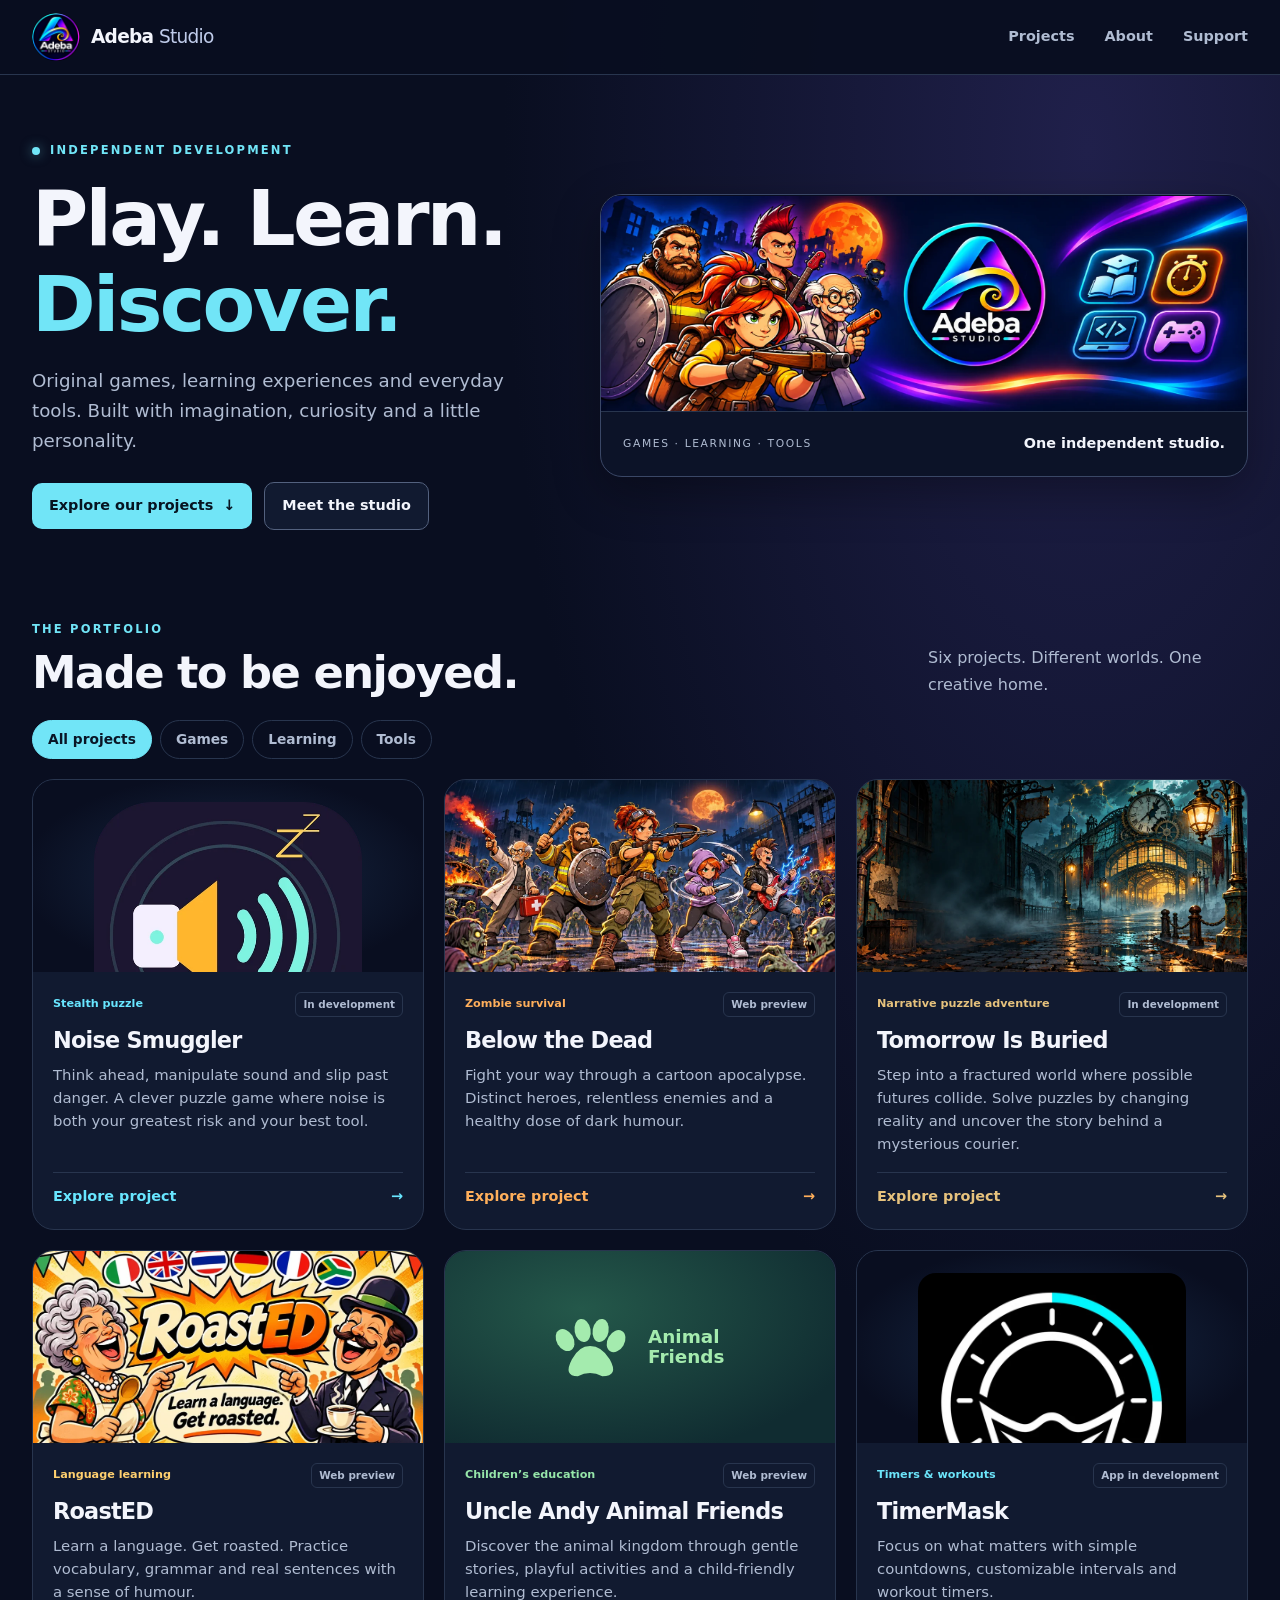
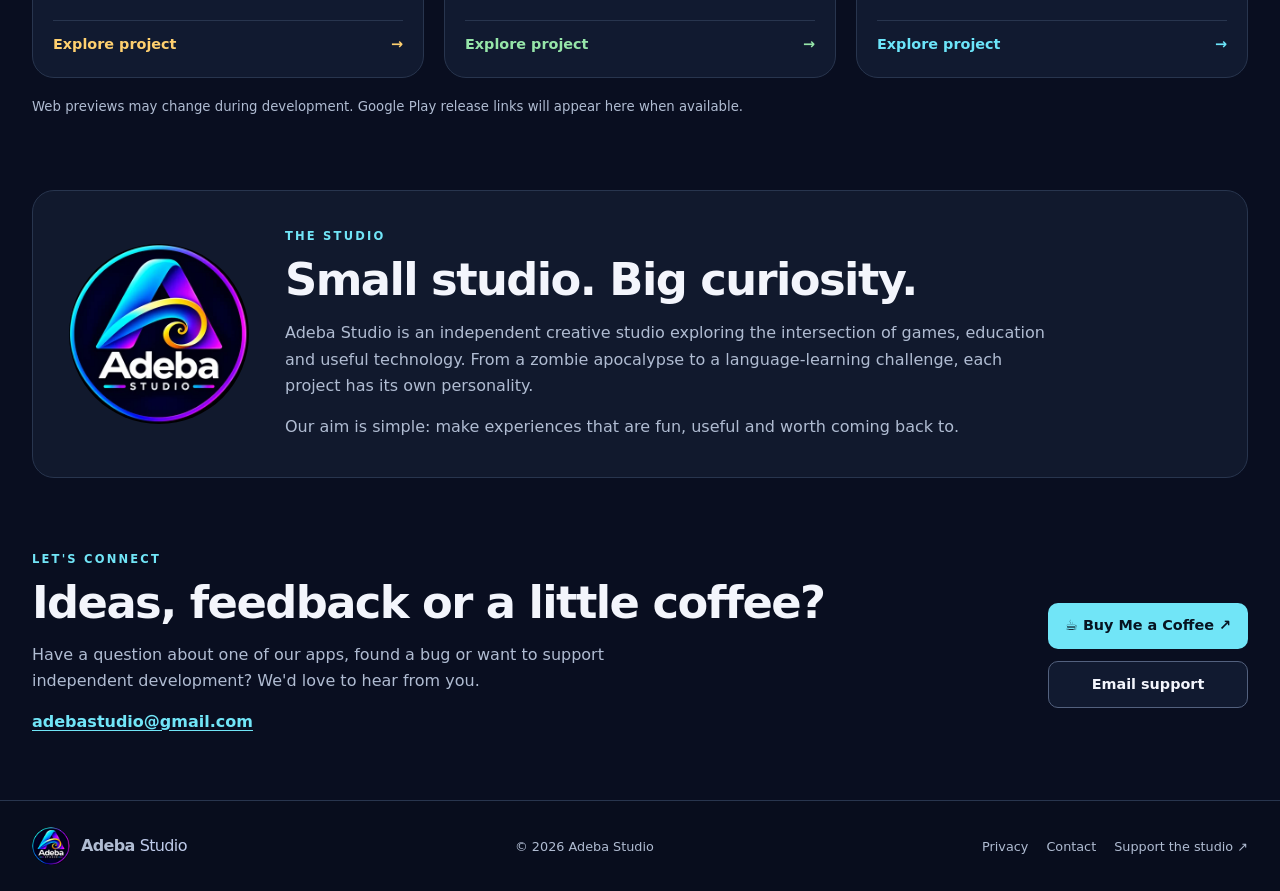
<file: index.html>
<!doctype html><html lang="en"><head><meta charset="utf-8"><meta name="viewport" content="width=device-width,initial-scale=1"><meta name="theme-color" content="#090e20"><title>Adeba Studio — Independent games, learning &amp; tools</title><meta name="description" content="Discover Adeba Studio’s original indie games, language learning, children’s education and timer apps."><meta property="og:type" content="website"><meta property="og:title" content="Adeba Studio — Independent games, learning &amp; tools"><meta property="og:description" content="Discover Adeba Studio’s original indie games, language learning, children’s education and timer apps."><meta property="og:image" content="https://aderoasted.github.io/assets/studio-banner.webp"><link rel="icon" href="assets/favicon.png" type="image/png"><link rel="stylesheet" href="style.css"></head><body><a class="skip" href="#main">Skip to content</a><header class="site-header"><div class="wrap header-inner"><a class="brand" href="index.html" aria-label="Adeba Studio home"><img src="assets/studio-logo.webp" alt="" width="48" height="48"><span>Adeba <b>Studio</b></span></a><nav aria-label="Main navigation"><a href="#projects">Projects</a><a href="#about">About</a><a href="#support">Support</a></nav></div></header><main id="main"><section class="hero wrap"><div class="hero-text"><p class="eyebrow"><span></span> INDEPENDENT DEVELOPMENT</p><h1>Play. Learn.<br><em>Discover.</em></h1><p>Original games, learning experiences and everyday tools. Built with imagination, curiosity and a little personality.</p><div class="actions"><a class="button primary" href="#projects">Explore our projects <span aria-hidden="true">↓</span></a><a class="button secondary" href="#about">Meet the studio</a></div></div><div class="hero-art"><img src="assets/studio-banner.webp" alt="Adeba Studio banner featuring our game characters and app symbols" width="1800" height="599" fetchpriority="high"><div class="hero-label"><span>GAMES · LEARNING · TOOLS</span><b>One independent studio.</b></div></div></section><section id="projects" class="wrap section"><div class="section-heading"><div><p class="eyebrow">THE PORTFOLIO</p><h2>Made to be enjoyed.</h2></div><p>Six projects. Different worlds. One creative home.</p></div><div class="filters" role="group" aria-label="Filter projects" hidden><button aria-pressed="true" data-filter="All">All projects</button><button aria-pressed="false" data-filter="Games">Games</button><button aria-pressed="false" data-filter="Learning">Learning</button><button aria-pressed="false" data-filter="Tools">Tools</button></div><div class="projects"><article class="project" style="--accent:#68e6ff" data-category="Games"><div class="project-art icon"><img src="assets/noise-preview.webp" alt="Noise Smuggler artwork" loading="lazy" decoding="async"></div><div class="project-content"><div class="meta"><span>Stealth puzzle</span><span class="status">In development</span></div><h3><a href="noise-smuggler.html">Noise Smuggler</a></h3><p>Think ahead, manipulate sound and slip past danger. A clever puzzle game where noise is both your greatest risk and your best tool.</p><a class="text-link" href="noise-smuggler.html" aria-label="Explore Noise Smuggler">Explore project <span aria-hidden="true">→</span></a></div></article><article class="project" style="--accent:#ffaf5b" data-category="Games"><div class="project-art wide"><img src="assets/below.webp" alt="Below the Dead artwork" loading="lazy" decoding="async"></div><div class="project-content"><div class="meta"><span>Zombie survival</span><span class="status">Web preview</span></div><h3><a href="below-the-dead.html">Below the Dead</a></h3><p>Fight your way through a cartoon apocalypse. Distinct heroes, relentless enemies and a healthy dose of dark humour.</p><a class="text-link" href="below-the-dead.html" aria-label="Explore Below the Dead">Explore project <span aria-hidden="true">→</span></a></div></article><article class="project" style="--accent:#e6c27d" data-category="Games"><div class="project-art wide"><img src="assets/tomorrow.webp" alt="Tomorrow Is Buried artwork" loading="lazy" decoding="async"></div><div class="project-content"><div class="meta"><span>Narrative puzzle adventure</span><span class="status">In development</span></div><h3><a href="tomorrow-is-buried.html">Tomorrow Is Buried</a></h3><p>Step into a fractured world where possible futures collide. Solve puzzles by changing reality and uncover the story behind a mysterious courier.</p><a class="text-link" href="tomorrow-is-buried.html" aria-label="Explore Tomorrow Is Buried">Explore project <span aria-hidden="true">→</span></a></div></article><article class="project" style="--accent:#ffd06f" data-category="Learning"><div class="project-art wide"><img src="assets/roasted.webp" alt="RoastED artwork" loading="lazy" decoding="async"></div><div class="project-content"><div class="meta"><span>Language learning</span><span class="status">Web preview</span></div><h3><a href="roasted.html">RoastED</a></h3><p>Learn a language. Get roasted. Practice vocabulary, grammar and real sentences with a sense of humour.</p><a class="text-link" href="roasted.html" aria-label="Explore RoastED">Explore project <span aria-hidden="true">→</span></a></div></article><article class="project" style="--accent:#96e6a9" data-category="Learning"><div class="project-art animal"><svg viewBox="0 0 160 120" aria-hidden="true"><g fill="currentColor"><ellipse cx="34" cy="46" rx="16" ry="22" transform="rotate(-30 34 46)"/><ellipse cx="67" cy="28" rx="15" ry="22" transform="rotate(-10 67 28)"/><ellipse cx="101" cy="28" rx="15" ry="22" transform="rotate(10 101 28)"/><ellipse cx="130" cy="48" rx="16" ry="22" transform="rotate(30 130 48)"/><path d="M47 82Q60 57 81 57Q103 57 118 82Q136 114 104 114Q81 102 58 114Q30 114 47 82Z"/></g></svg><span>Animal Friends</span></div><div class="project-content"><div class="meta"><span>Children’s education</span><span class="status">Web preview</span></div><h3><a href="uncle-andy-animal-friends.html">Uncle Andy Animal Friends</a></h3><p>Discover the animal kingdom through gentle stories, playful activities and a child-friendly learning experience.</p><a class="text-link" href="uncle-andy-animal-friends.html" aria-label="Explore Uncle Andy Animal Friends">Explore project <span aria-hidden="true">→</span></a></div></article><article class="project" style="--accent:#6ce5fa" data-category="Tools"><div class="project-art icon"><img src="assets/timer.webp" alt="TimerMask artwork" loading="lazy" decoding="async"></div><div class="project-content"><div class="meta"><span>Timers & workouts</span><span class="status">App in development</span></div><h3><a href="timermask.html">TimerMask</a></h3><p>Focus on what matters with simple countdowns, customizable intervals and workout timers.</p><a class="text-link" href="timermask.html" aria-label="Explore TimerMask">Explore project <span aria-hidden="true">→</span></a></div></article></div><p class="quiet">Web previews may change during development. Google Play release links will appear here when available.</p></section><section id="about" class="wrap section"><div class="about-panel"><img src="assets/studio-logo.webp" alt="Adeba Studio emblem" width="400" height="400" loading="lazy"><div><p class="eyebrow">THE STUDIO</p><h2>Small studio. Big curiosity.</h2><p>Adeba Studio is an independent creative studio exploring the intersection of games, education and useful technology. From a zombie apocalypse to a language-learning challenge, each project has its own personality.</p><p>Our aim is simple: make experiences that are fun, useful and worth coming back to.</p></div></div></section><section id="support" class="wrap section support"><div><p class="eyebrow">LET'S CONNECT</p><h2>Ideas, feedback or a little coffee?</h2><p>Have a question about one of our apps, found a bug or want to support independent development? We'd love to hear from you.</p><a class="email" href="mailto:adebastudio@gmail.com">adebastudio@gmail.com</a></div><div class="actions"><a class="button primary" href="https://buymeacoffee.com/adebastudio" target="_blank" rel="noopener noreferrer">☕ Buy Me a Coffee ↗</a><a class="button secondary" href="mailto:adebastudio@gmail.com">Email support</a></div></section></main><script src="site.js" defer></script><footer><div class="wrap foot"><a class="brand small" href="index.html"><img src="assets/studio-logo.webp" alt="" width="38" height="38"><span>Adeba <b>Studio</b></span></a><span>© 2026 Adeba Studio</span><div class="foot-links"><a href="privacy.html">Privacy</a><a href="mailto:adebastudio@gmail.com">Contact</a><a href="https://buymeacoffee.com/adebastudio" target="_blank" rel="noopener noreferrer">Support the studio ↗</a></div></div></footer></body></html>
</file>
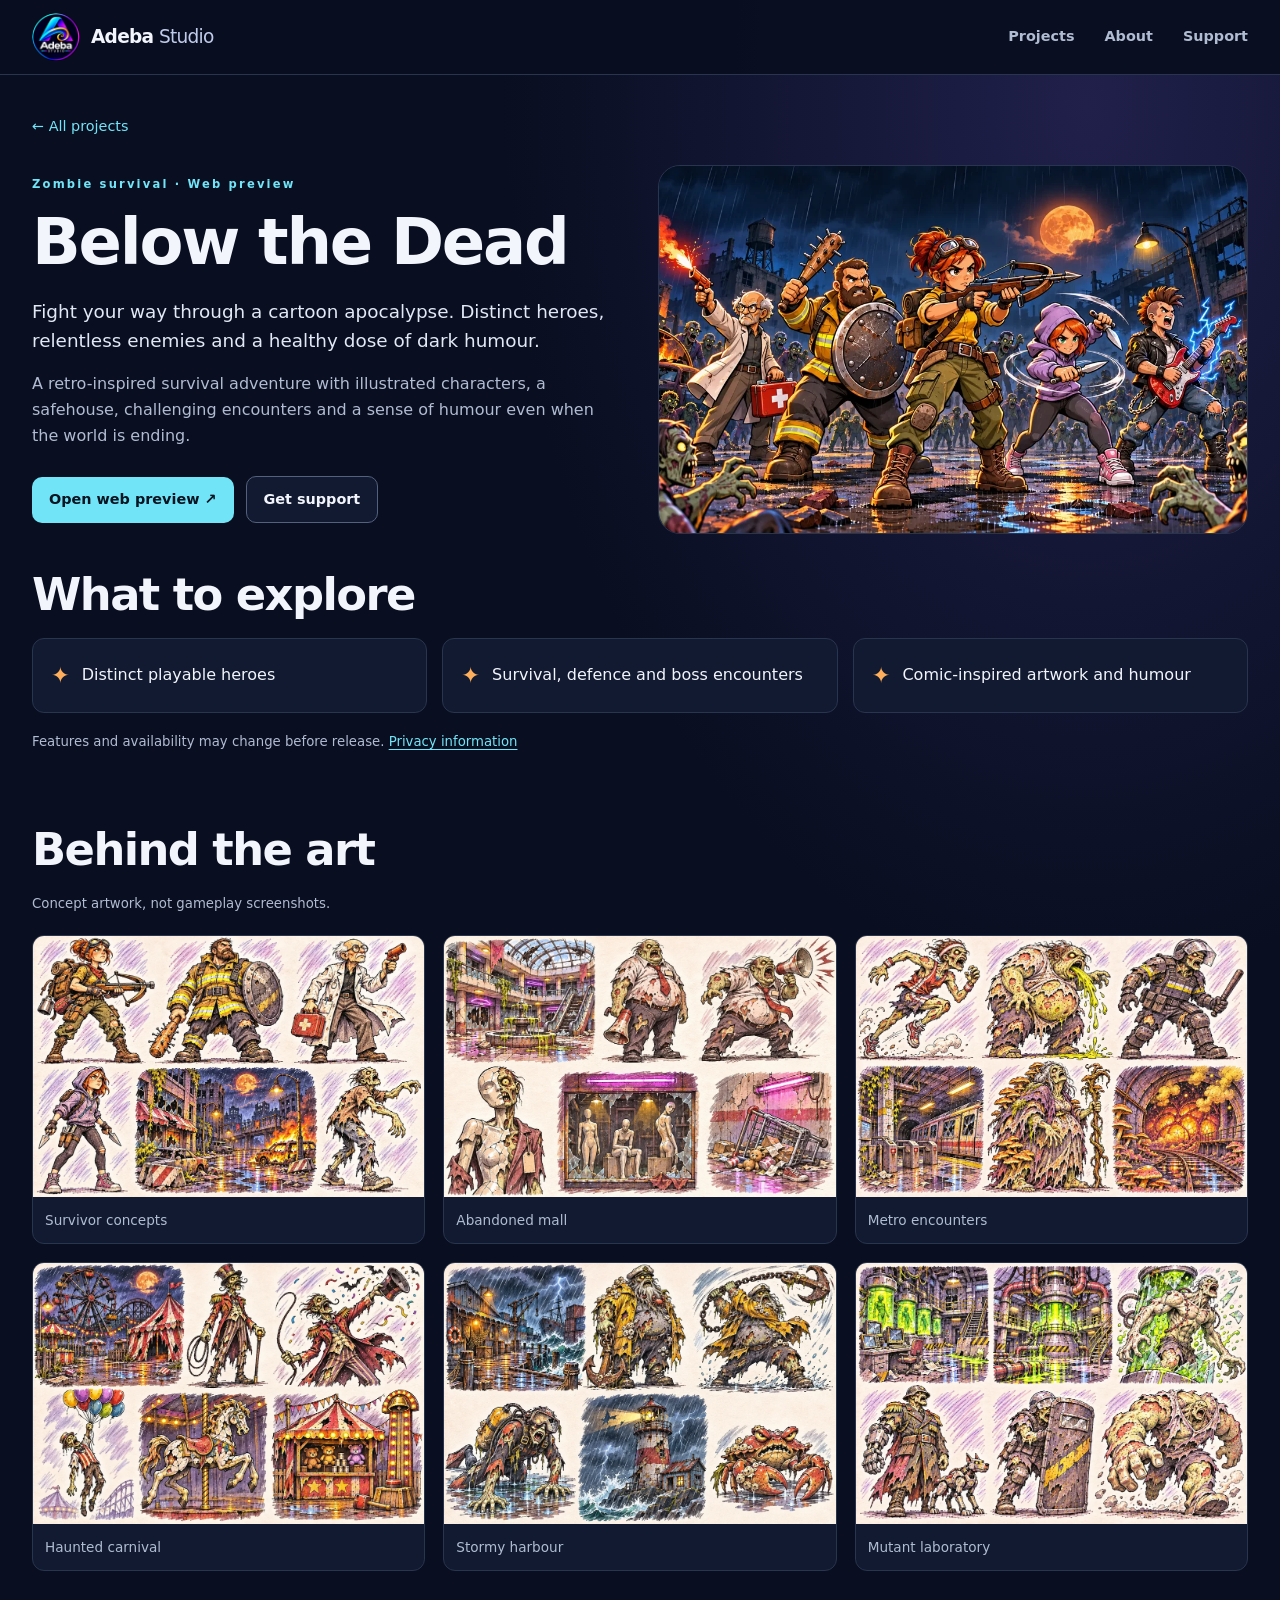
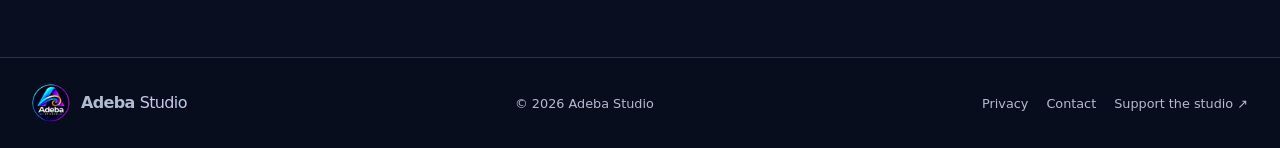
<file: below-the-dead.html>
<!doctype html><html lang="en"><head><meta charset="utf-8"><meta name="viewport" content="width=device-width,initial-scale=1"><meta name="theme-color" content="#090e20"><title>Below the Dead | Adeba Studio</title><meta name="description" content="Fight your way through a cartoon apocalypse. Distinct heroes, relentless enemies and a healthy dose of dark humour."><meta property="og:type" content="website"><meta property="og:title" content="Below the Dead | Adeba Studio"><meta property="og:description" content="Fight your way through a cartoon apocalypse. Distinct heroes, relentless enemies and a healthy dose of dark humour."><meta property="og:image" content="https://aderoasted.github.io/assets/below.webp"><link rel="icon" href="assets/favicon.png" type="image/png"><link rel="stylesheet" href="style.css"></head><body><a class="skip" href="#main">Skip to content</a><header class="site-header"><div class="wrap header-inner"><a class="brand" href="index.html" aria-label="Adeba Studio home"><img src="assets/studio-logo.webp" alt="" width="48" height="48"><span>Adeba <b>Studio</b></span></a><nav aria-label="Main navigation"><a href="index.html#projects">Projects</a><a href="index.html#about">About</a><a href="index.html#support">Support</a></nav></div></header><main class="wrap detail" id="main" style="--accent:#ffaf5b"><a class="back" href="index.html#projects">← All projects</a><section class="detail-grid"><div><p class="eyebrow">Zombie survival · Web preview</p><h1>Below the Dead</h1><p class="lead">Fight your way through a cartoon apocalypse. Distinct heroes, relentless enemies and a healthy dose of dark humour.</p><p>A retro-inspired survival adventure with illustrated characters, a safehouse, challenging encounters and a sense of humour even when the world is ending.</p><div class="actions"><a class="button primary" href="https://belowthedead.netlify.app/" target="_blank" rel="noopener noreferrer">Open web preview ↗</a><a class="button secondary" href="mailto:adebastudio@gmail.com?subject=below-the-dead%20support">Get support</a></div></div><div class="project-art wide"><img src="assets/below.webp" alt="Below the Dead artwork" loading="lazy" decoding="async"></div></section><section class="section feature-section"><h2>What to explore</h2><div class="feature-list"><div><span aria-hidden="true">✦</span>Distinct playable heroes</div><div><span aria-hidden="true">✦</span>Survival, defence and boss encounters</div><div><span aria-hidden="true">✦</span>Comic-inspired artwork and humour</div></div><p class="quiet">Features and availability may change before release. <a href="privacy.html">Privacy information</a></p></section><section class="section"><h2>Behind the art</h2><p class="quiet">Concept artwork, not gameplay screenshots.</p><div class="gallery"><figure><a href="assets/gallery-survivors.webp"><img src="assets/gallery-survivors.webp" alt="Survivor concepts" loading="lazy"></a><figcaption>Survivor concepts</figcaption></figure><figure><a href="assets/gallery-mall.webp"><img src="assets/gallery-mall.webp" alt="Abandoned mall" loading="lazy"></a><figcaption>Abandoned mall</figcaption></figure><figure><a href="assets/gallery-metro.webp"><img src="assets/gallery-metro.webp" alt="Metro encounters" loading="lazy"></a><figcaption>Metro encounters</figcaption></figure><figure><a href="assets/gallery-carnival.webp"><img src="assets/gallery-carnival.webp" alt="Haunted carnival" loading="lazy"></a><figcaption>Haunted carnival</figcaption></figure><figure><a href="assets/gallery-harbor.webp"><img src="assets/gallery-harbor.webp" alt="Stormy harbour" loading="lazy"></a><figcaption>Stormy harbour</figcaption></figure><figure><a href="assets/gallery-lab.webp"><img src="assets/gallery-lab.webp" alt="Mutant laboratory" loading="lazy"></a><figcaption>Mutant laboratory</figcaption></figure></div></section></main><footer><div class="wrap foot"><a class="brand small" href="index.html"><img src="assets/studio-logo.webp" alt="" width="38" height="38"><span>Adeba <b>Studio</b></span></a><span>© 2026 Adeba Studio</span><div class="foot-links"><a href="privacy.html">Privacy</a><a href="mailto:adebastudio@gmail.com">Contact</a><a href="https://buymeacoffee.com/adebastudio" target="_blank" rel="noopener noreferrer">Support the studio ↗</a></div></div></footer></body></html>
</file>
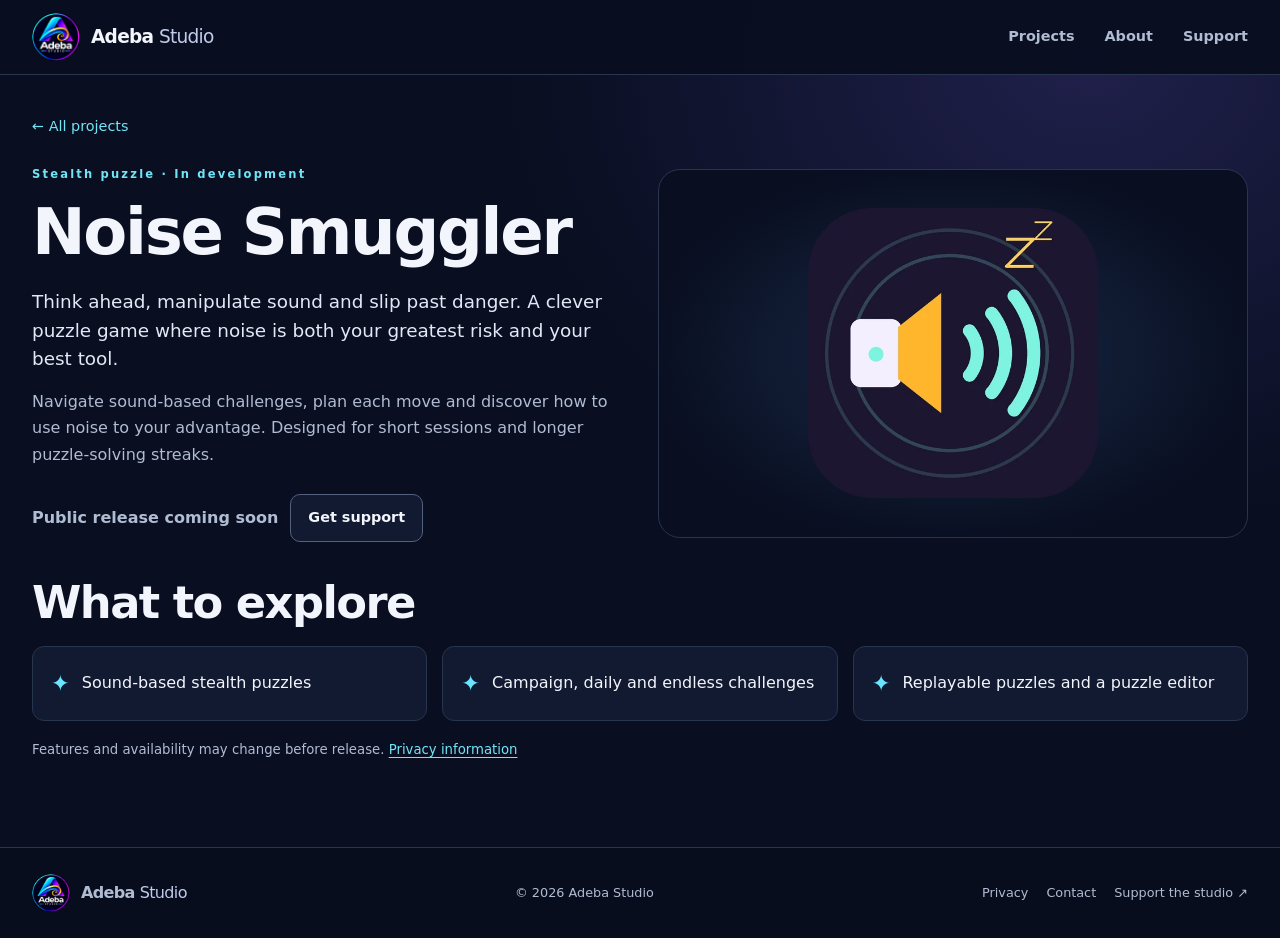
<file: noise-smuggler.html>
<!doctype html><html lang="en"><head><meta charset="utf-8"><meta name="viewport" content="width=device-width,initial-scale=1"><meta name="theme-color" content="#090e20"><title>Noise Smuggler | Adeba Studio</title><meta name="description" content="Think ahead, manipulate sound and slip past danger. A clever puzzle game where noise is both your greatest risk and your best tool."><meta property="og:type" content="website"><meta property="og:title" content="Noise Smuggler | Adeba Studio"><meta property="og:description" content="Think ahead, manipulate sound and slip past danger. A clever puzzle game where noise is both your greatest risk and your best tool."><meta property="og:image" content="https://aderoasted.github.io/assets/noise-preview.webp"><link rel="icon" href="assets/favicon.png" type="image/png"><link rel="stylesheet" href="style.css"></head><body><a class="skip" href="#main">Skip to content</a><header class="site-header"><div class="wrap header-inner"><a class="brand" href="index.html" aria-label="Adeba Studio home"><img src="assets/studio-logo.webp" alt="" width="48" height="48"><span>Adeba <b>Studio</b></span></a><nav aria-label="Main navigation"><a href="index.html#projects">Projects</a><a href="index.html#about">About</a><a href="index.html#support">Support</a></nav></div></header><main class="wrap detail" id="main" style="--accent:#68e6ff"><a class="back" href="index.html#projects">← All projects</a><section class="detail-grid"><div><p class="eyebrow">Stealth puzzle · In development</p><h1>Noise Smuggler</h1><p class="lead">Think ahead, manipulate sound and slip past danger. A clever puzzle game where noise is both your greatest risk and your best tool.</p><p>Navigate sound-based challenges, plan each move and discover how to use noise to your advantage. Designed for short sessions and longer puzzle-solving streaks.</p><div class="actions"><span class="pending">Public release coming soon</span><a class="button secondary" href="mailto:adebastudio@gmail.com?subject=noise-smuggler%20support">Get support</a></div></div><div class="project-art icon"><img src="assets/noise-preview.webp" alt="Noise Smuggler artwork" loading="lazy" decoding="async"></div></section><section class="section feature-section"><h2>What to explore</h2><div class="feature-list"><div><span aria-hidden="true">✦</span>Sound-based stealth puzzles</div><div><span aria-hidden="true">✦</span>Campaign, daily and endless challenges</div><div><span aria-hidden="true">✦</span>Replayable puzzles and a puzzle editor</div></div><p class="quiet">Features and availability may change before release. <a href="privacy.html">Privacy information</a></p></section></main><footer><div class="wrap foot"><a class="brand small" href="index.html"><img src="assets/studio-logo.webp" alt="" width="38" height="38"><span>Adeba <b>Studio</b></span></a><span>© 2026 Adeba Studio</span><div class="foot-links"><a href="privacy.html">Privacy</a><a href="mailto:adebastudio@gmail.com">Contact</a><a href="https://buymeacoffee.com/adebastudio" target="_blank" rel="noopener noreferrer">Support the studio ↗</a></div></div></footer></body></html>
</file>
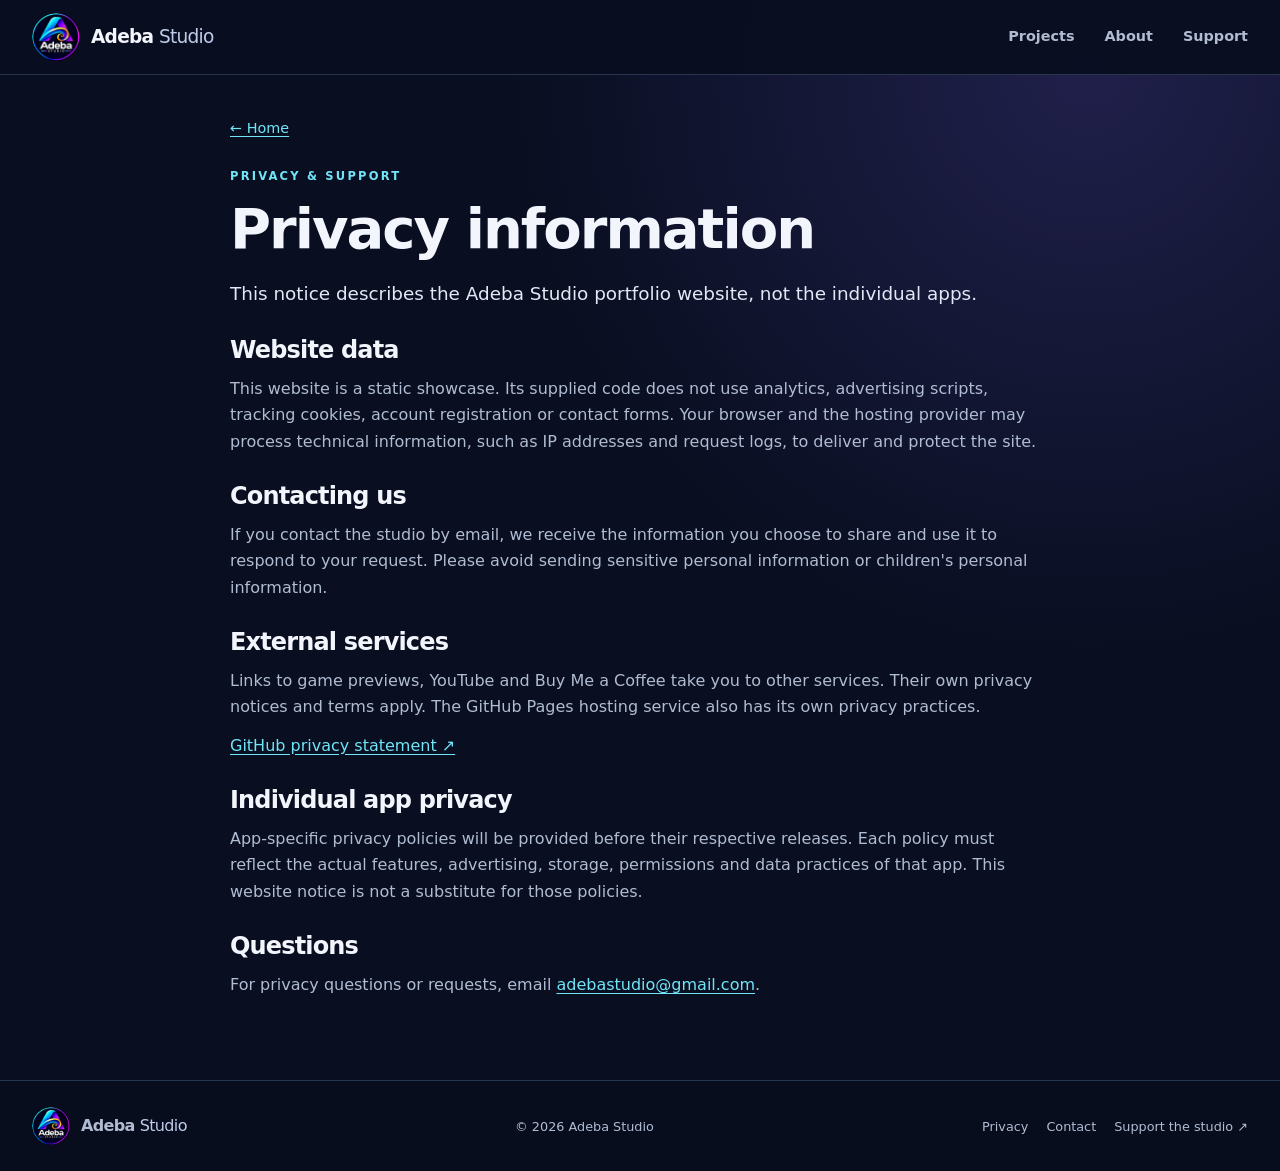
<file: privacy.html>
<!doctype html><html lang="en"><head><meta charset="utf-8"><meta name="viewport" content="width=device-width,initial-scale=1"><meta name="theme-color" content="#090e20"><title>Privacy information | Adeba Studio</title><meta name="description" content="Privacy information and contact details for the Adeba Studio portfolio website."><meta property="og:type" content="website"><meta property="og:title" content="Privacy information | Adeba Studio"><meta property="og:description" content="Privacy information and contact details for the Adeba Studio portfolio website."><meta property="og:image" content="https://aderoasted.github.io/assets/studio-banner.webp"><link rel="icon" href="assets/favicon.png" type="image/png"><link rel="stylesheet" href="style.css"></head><body><a class="skip" href="#main">Skip to content</a><header class="site-header"><div class="wrap header-inner"><a class="brand" href="index.html" aria-label="Adeba Studio home"><img src="assets/studio-logo.webp" alt="" width="48" height="48"><span>Adeba <b>Studio</b></span></a><nav aria-label="Main navigation"><a href="index.html#projects">Projects</a><a href="index.html#about">About</a><a href="index.html#support">Support</a></nav></div></header><main id="main" class="wrap legal"><a class="back" href="index.html">← Home</a><p class="eyebrow">PRIVACY & SUPPORT</p><h1>Privacy information</h1><p class="lead">This notice describes the Adeba Studio portfolio website, not the individual apps.</p><h2>Website data</h2><p>This website is a static showcase. Its supplied code does not use analytics, advertising scripts, tracking cookies, account registration or contact forms. Your browser and the hosting provider may process technical information, such as IP addresses and request logs, to deliver and protect the site.</p><h2>Contacting us</h2><p>If you contact the studio by email, we receive the information you choose to share and use it to respond to your request. Please avoid sending sensitive personal information or children's personal information.</p><h2>External services</h2><p>Links to game previews, YouTube and Buy Me a Coffee take you to other services. Their own privacy notices and terms apply. The GitHub Pages hosting service also has its own privacy practices.</p><p><a href="https://docs.github.com/en/site-policy/privacy-policies/github-general-privacy-statement" target="_blank" rel="noopener noreferrer">GitHub privacy statement ↗</a></p><h2>Individual app privacy</h2><p>App-specific privacy policies will be provided before their respective releases. Each policy must reflect the actual features, advertising, storage, permissions and data practices of that app. This website notice is not a substitute for those policies.</p><h2>Questions</h2><p>For privacy questions or requests, email <a href="mailto:adebastudio@gmail.com">adebastudio@gmail.com</a>.</p></main><footer><div class="wrap foot"><a class="brand small" href="index.html"><img src="assets/studio-logo.webp" alt="" width="38" height="38"><span>Adeba <b>Studio</b></span></a><span>© 2026 Adeba Studio</span><div class="foot-links"><a href="privacy.html">Privacy</a><a href="mailto:adebastudio@gmail.com">Contact</a><a href="https://buymeacoffee.com/adebastudio" target="_blank" rel="noopener noreferrer">Support the studio ↗</a></div></div></footer></body></html>
</file>
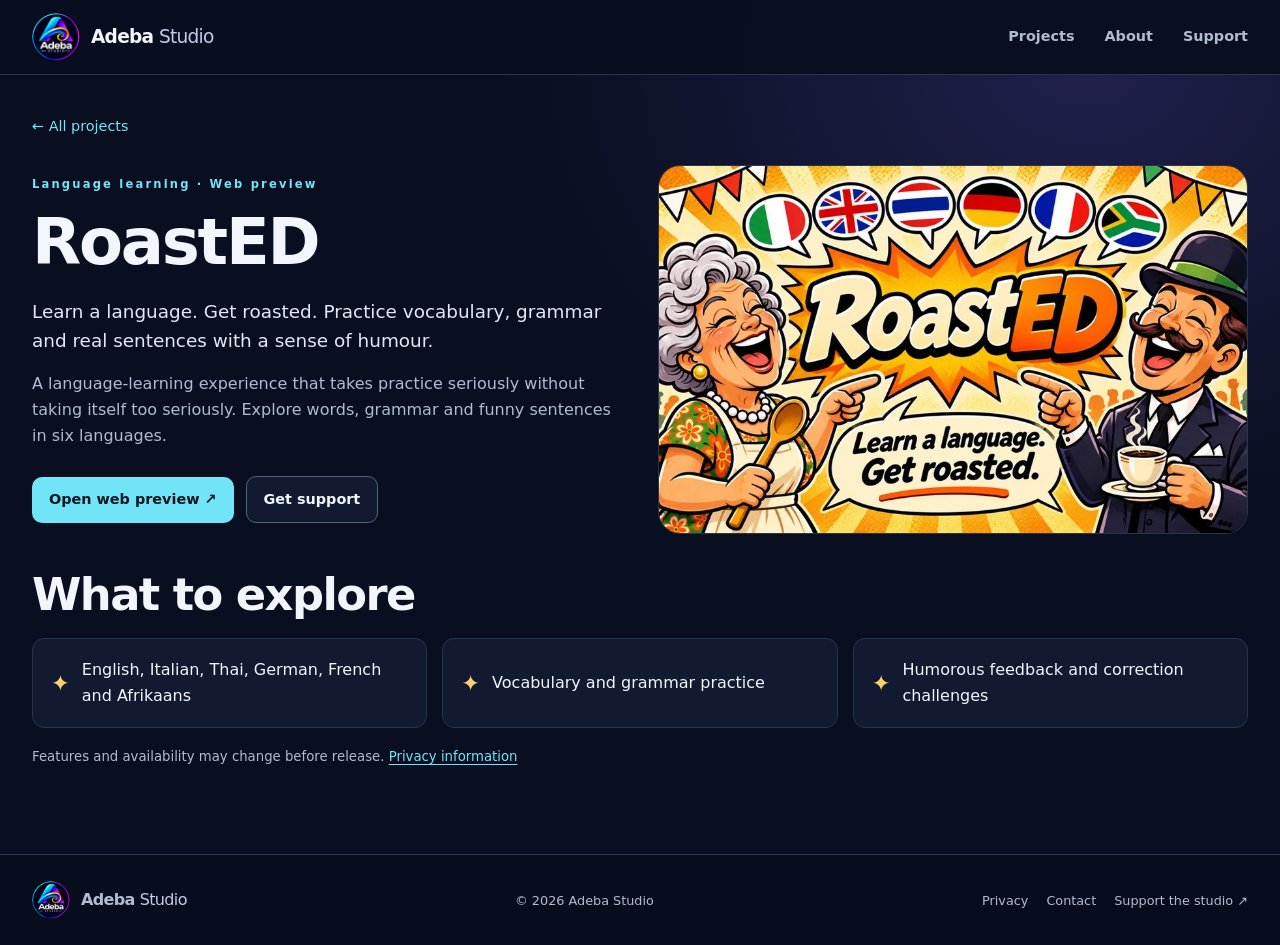
<file: roasted.html>
<!doctype html><html lang="en"><head><meta charset="utf-8"><meta name="viewport" content="width=device-width,initial-scale=1"><meta name="theme-color" content="#090e20"><title>RoastED | Adeba Studio</title><meta name="description" content="Learn a language. Get roasted. Practice vocabulary, grammar and real sentences with a sense of humour."><meta property="og:type" content="website"><meta property="og:title" content="RoastED | Adeba Studio"><meta property="og:description" content="Learn a language. Get roasted. Practice vocabulary, grammar and real sentences with a sense of humour."><meta property="og:image" content="https://aderoasted.github.io/assets/roasted.webp"><link rel="icon" href="assets/favicon.png" type="image/png"><link rel="stylesheet" href="style.css"></head><body><a class="skip" href="#main">Skip to content</a><header class="site-header"><div class="wrap header-inner"><a class="brand" href="index.html" aria-label="Adeba Studio home"><img src="assets/studio-logo.webp" alt="" width="48" height="48"><span>Adeba <b>Studio</b></span></a><nav aria-label="Main navigation"><a href="index.html#projects">Projects</a><a href="index.html#about">About</a><a href="index.html#support">Support</a></nav></div></header><main class="wrap detail" id="main" style="--accent:#ffd06f"><a class="back" href="index.html#projects">← All projects</a><section class="detail-grid"><div><p class="eyebrow">Language learning · Web preview</p><h1>RoastED</h1><p class="lead">Learn a language. Get roasted. Practice vocabulary, grammar and real sentences with a sense of humour.</p><p>A language-learning experience that takes practice seriously without taking itself too seriously. Explore words, grammar and funny sentences in six languages.</p><div class="actions"><a class="button primary" href="https://aderoasted.github.io/roasted-app/" target="_blank" rel="noopener noreferrer">Open web preview ↗</a><a class="button secondary" href="mailto:adebastudio@gmail.com?subject=roasted%20support">Get support</a></div></div><div class="project-art wide"><img src="assets/roasted.webp" alt="RoastED artwork" loading="lazy" decoding="async"></div></section><section class="section feature-section"><h2>What to explore</h2><div class="feature-list"><div><span aria-hidden="true">✦</span>English, Italian, Thai, German, French and Afrikaans</div><div><span aria-hidden="true">✦</span>Vocabulary and grammar practice</div><div><span aria-hidden="true">✦</span>Humorous feedback and correction challenges</div></div><p class="quiet">Features and availability may change before release. <a href="privacy.html">Privacy information</a></p></section></main><footer><div class="wrap foot"><a class="brand small" href="index.html"><img src="assets/studio-logo.webp" alt="" width="38" height="38"><span>Adeba <b>Studio</b></span></a><span>© 2026 Adeba Studio</span><div class="foot-links"><a href="privacy.html">Privacy</a><a href="mailto:adebastudio@gmail.com">Contact</a><a href="https://buymeacoffee.com/adebastudio" target="_blank" rel="noopener noreferrer">Support the studio ↗</a></div></div></footer></body></html>
</file>
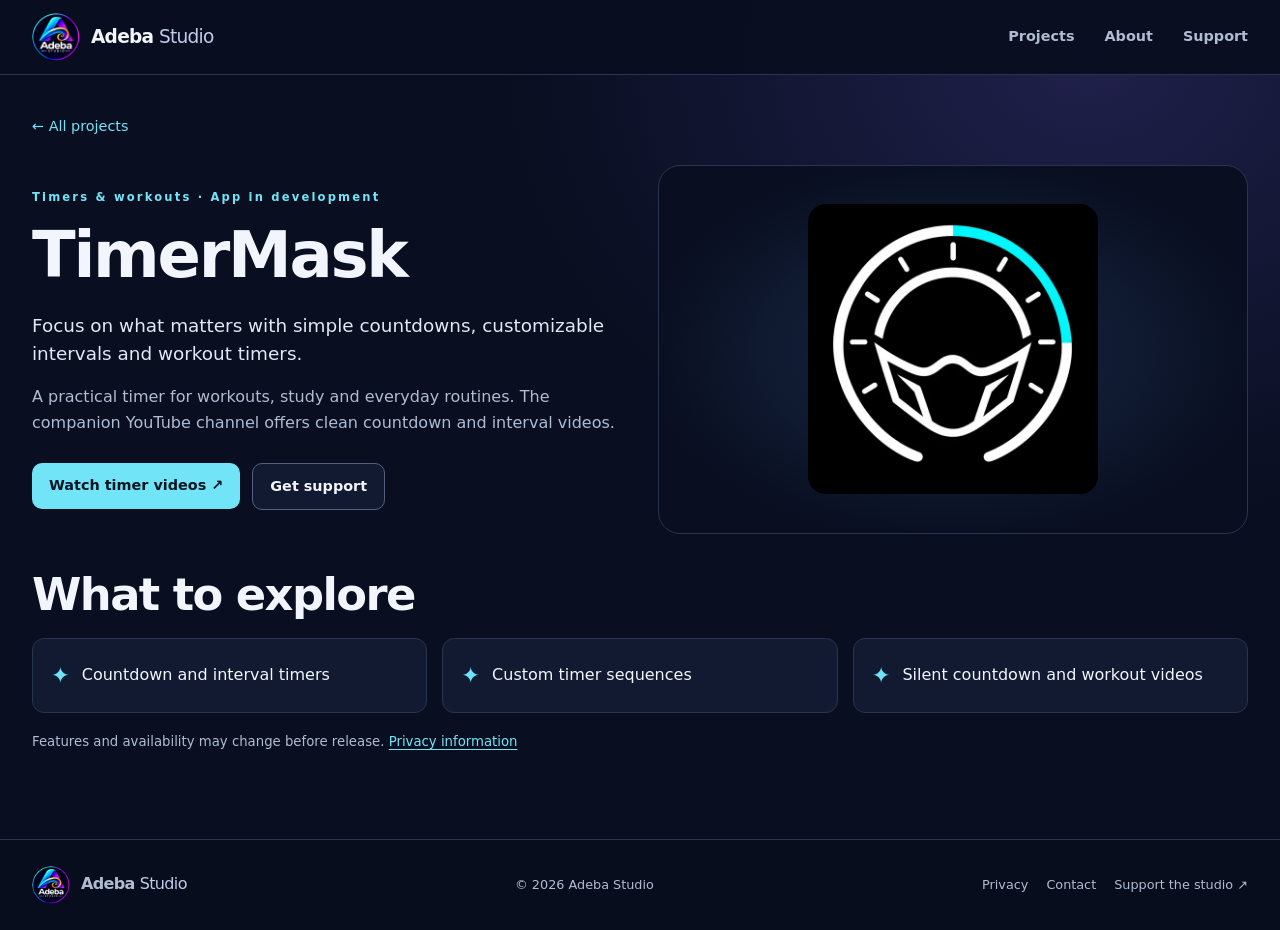
<file: timermask.html>
<!doctype html><html lang="en"><head><meta charset="utf-8"><meta name="viewport" content="width=device-width,initial-scale=1"><meta name="theme-color" content="#090e20"><title>TimerMask | Adeba Studio</title><meta name="description" content="Focus on what matters with simple countdowns, customizable intervals and workout timers."><meta property="og:type" content="website"><meta property="og:title" content="TimerMask | Adeba Studio"><meta property="og:description" content="Focus on what matters with simple countdowns, customizable intervals and workout timers."><meta property="og:image" content="https://aderoasted.github.io/assets/timer.webp"><link rel="icon" href="assets/favicon.png" type="image/png"><link rel="stylesheet" href="style.css"></head><body><a class="skip" href="#main">Skip to content</a><header class="site-header"><div class="wrap header-inner"><a class="brand" href="index.html" aria-label="Adeba Studio home"><img src="assets/studio-logo.webp" alt="" width="48" height="48"><span>Adeba <b>Studio</b></span></a><nav aria-label="Main navigation"><a href="index.html#projects">Projects</a><a href="index.html#about">About</a><a href="index.html#support">Support</a></nav></div></header><main class="wrap detail" id="main" style="--accent:#6ce5fa"><a class="back" href="index.html#projects">← All projects</a><section class="detail-grid"><div><p class="eyebrow">Timers & workouts · App in development</p><h1>TimerMask</h1><p class="lead">Focus on what matters with simple countdowns, customizable intervals and workout timers.</p><p>A practical timer for workouts, study and everyday routines. The companion YouTube channel offers clean countdown and interval videos.</p><div class="actions"><a class="button primary" href="https://www.youtube.com/@TimerMask" target="_blank" rel="noopener noreferrer">Watch timer videos ↗</a><a class="button secondary" href="mailto:adebastudio@gmail.com?subject=timermask%20support">Get support</a></div></div><div class="project-art icon"><img src="assets/timer.webp" alt="TimerMask artwork" loading="lazy" decoding="async"></div></section><section class="section feature-section"><h2>What to explore</h2><div class="feature-list"><div><span aria-hidden="true">✦</span>Countdown and interval timers</div><div><span aria-hidden="true">✦</span>Custom timer sequences</div><div><span aria-hidden="true">✦</span>Silent countdown and workout videos</div></div><p class="quiet">Features and availability may change before release. <a href="privacy.html">Privacy information</a></p></section></main><footer><div class="wrap foot"><a class="brand small" href="index.html"><img src="assets/studio-logo.webp" alt="" width="38" height="38"><span>Adeba <b>Studio</b></span></a><span>© 2026 Adeba Studio</span><div class="foot-links"><a href="privacy.html">Privacy</a><a href="mailto:adebastudio@gmail.com">Contact</a><a href="https://buymeacoffee.com/adebastudio" target="_blank" rel="noopener noreferrer">Support the studio ↗</a></div></div></footer></body></html>
</file>
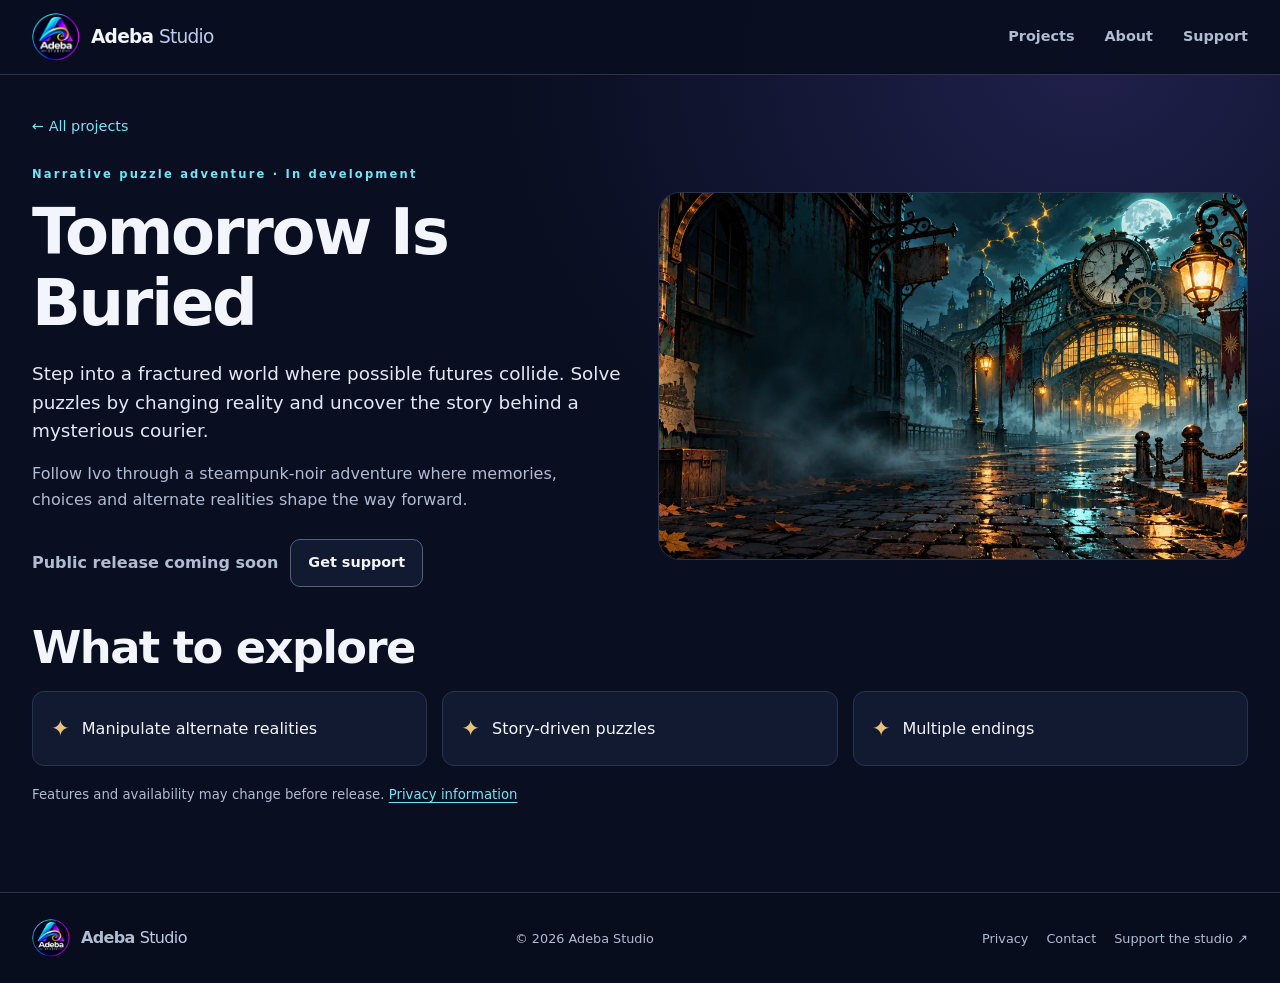
<file: tomorrow-is-buried.html>
<!doctype html><html lang="en"><head><meta charset="utf-8"><meta name="viewport" content="width=device-width,initial-scale=1"><meta name="theme-color" content="#090e20"><title>Tomorrow Is Buried | Adeba Studio</title><meta name="description" content="Step into a fractured world where possible futures collide. Solve puzzles by changing reality and uncover the story behind a mysterious courier."><meta property="og:type" content="website"><meta property="og:title" content="Tomorrow Is Buried | Adeba Studio"><meta property="og:description" content="Step into a fractured world where possible futures collide. Solve puzzles by changing reality and uncover the story behind a mysterious courier."><meta property="og:image" content="https://aderoasted.github.io/assets/tomorrow.webp"><link rel="icon" href="assets/favicon.png" type="image/png"><link rel="stylesheet" href="style.css"></head><body><a class="skip" href="#main">Skip to content</a><header class="site-header"><div class="wrap header-inner"><a class="brand" href="index.html" aria-label="Adeba Studio home"><img src="assets/studio-logo.webp" alt="" width="48" height="48"><span>Adeba <b>Studio</b></span></a><nav aria-label="Main navigation"><a href="index.html#projects">Projects</a><a href="index.html#about">About</a><a href="index.html#support">Support</a></nav></div></header><main class="wrap detail" id="main" style="--accent:#e6c27d"><a class="back" href="index.html#projects">← All projects</a><section class="detail-grid"><div><p class="eyebrow">Narrative puzzle adventure · In development</p><h1>Tomorrow Is Buried</h1><p class="lead">Step into a fractured world where possible futures collide. Solve puzzles by changing reality and uncover the story behind a mysterious courier.</p><p>Follow Ivo through a steampunk-noir adventure where memories, choices and alternate realities shape the way forward.</p><div class="actions"><span class="pending">Public release coming soon</span><a class="button secondary" href="mailto:adebastudio@gmail.com?subject=tomorrow-is-buried%20support">Get support</a></div></div><div class="project-art wide"><img src="assets/tomorrow.webp" alt="Tomorrow Is Buried artwork" loading="lazy" decoding="async"></div></section><section class="section feature-section"><h2>What to explore</h2><div class="feature-list"><div><span aria-hidden="true">✦</span>Manipulate alternate realities</div><div><span aria-hidden="true">✦</span>Story-driven puzzles</div><div><span aria-hidden="true">✦</span>Multiple endings</div></div><p class="quiet">Features and availability may change before release. <a href="privacy.html">Privacy information</a></p></section></main><footer><div class="wrap foot"><a class="brand small" href="index.html"><img src="assets/studio-logo.webp" alt="" width="38" height="38"><span>Adeba <b>Studio</b></span></a><span>© 2026 Adeba Studio</span><div class="foot-links"><a href="privacy.html">Privacy</a><a href="mailto:adebastudio@gmail.com">Contact</a><a href="https://buymeacoffee.com/adebastudio" target="_blank" rel="noopener noreferrer">Support the studio ↗</a></div></div></footer></body></html>
</file>
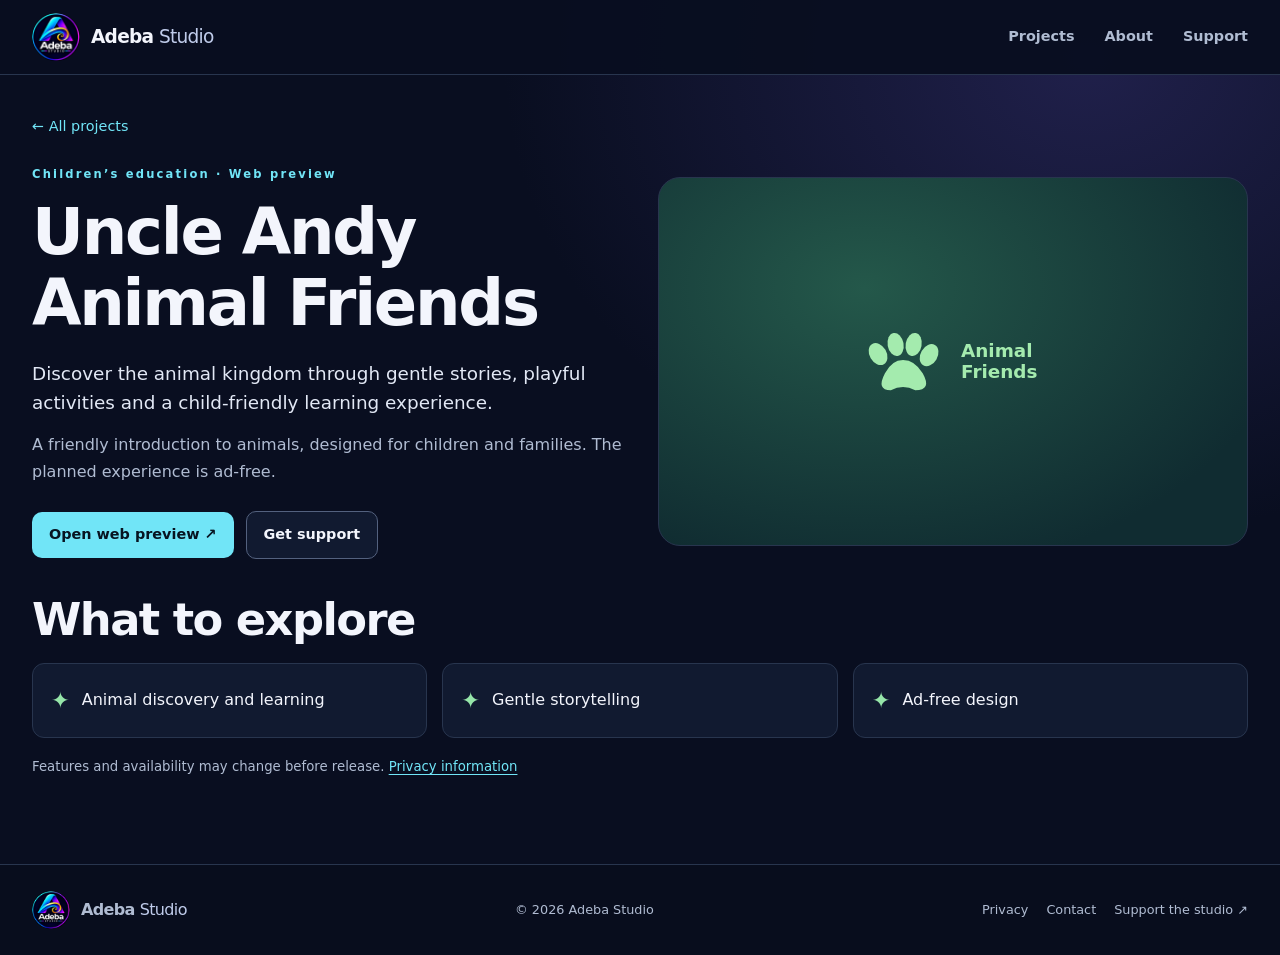
<file: uncle-andy-animal-friends.html>
<!doctype html><html lang="en"><head><meta charset="utf-8"><meta name="viewport" content="width=device-width,initial-scale=1"><meta name="theme-color" content="#090e20"><title>Uncle Andy Animal Friends | Adeba Studio</title><meta name="description" content="Discover the animal kingdom through gentle stories, playful activities and a child-friendly learning experience."><meta property="og:type" content="website"><meta property="og:title" content="Uncle Andy Animal Friends | Adeba Studio"><meta property="og:description" content="Discover the animal kingdom through gentle stories, playful activities and a child-friendly learning experience."><meta property="og:image" content="https://aderoasted.github.io/assets/studio-banner.webp"><link rel="icon" href="assets/favicon.png" type="image/png"><link rel="stylesheet" href="style.css"></head><body><a class="skip" href="#main">Skip to content</a><header class="site-header"><div class="wrap header-inner"><a class="brand" href="index.html" aria-label="Adeba Studio home"><img src="assets/studio-logo.webp" alt="" width="48" height="48"><span>Adeba <b>Studio</b></span></a><nav aria-label="Main navigation"><a href="index.html#projects">Projects</a><a href="index.html#about">About</a><a href="index.html#support">Support</a></nav></div></header><main class="wrap detail" id="main" style="--accent:#96e6a9"><a class="back" href="index.html#projects">← All projects</a><section class="detail-grid"><div><p class="eyebrow">Children’s education · Web preview</p><h1>Uncle Andy Animal Friends</h1><p class="lead">Discover the animal kingdom through gentle stories, playful activities and a child-friendly learning experience.</p><p>A friendly introduction to animals, designed for children and families. The planned experience is ad-free.</p><div class="actions"><a class="button primary" href="https://aderoasted.github.io/uncleandy_animalfriends/" target="_blank" rel="noopener noreferrer">Open web preview ↗</a><a class="button secondary" href="mailto:adebastudio@gmail.com?subject=uncle-andy-animal-friends%20support">Get support</a></div></div><div class="project-art animal"><svg viewBox="0 0 160 120" aria-hidden="true"><g fill="currentColor"><ellipse cx="34" cy="46" rx="16" ry="22" transform="rotate(-30 34 46)"/><ellipse cx="67" cy="28" rx="15" ry="22" transform="rotate(-10 67 28)"/><ellipse cx="101" cy="28" rx="15" ry="22" transform="rotate(10 101 28)"/><ellipse cx="130" cy="48" rx="16" ry="22" transform="rotate(30 130 48)"/><path d="M47 82Q60 57 81 57Q103 57 118 82Q136 114 104 114Q81 102 58 114Q30 114 47 82Z"/></g></svg><span>Animal Friends</span></div></section><section class="section feature-section"><h2>What to explore</h2><div class="feature-list"><div><span aria-hidden="true">✦</span>Animal discovery and learning</div><div><span aria-hidden="true">✦</span>Gentle storytelling</div><div><span aria-hidden="true">✦</span>Ad-free design</div></div><p class="quiet">Features and availability may change before release. <a href="privacy.html">Privacy information</a></p></section></main><footer><div class="wrap foot"><a class="brand small" href="index.html"><img src="assets/studio-logo.webp" alt="" width="38" height="38"><span>Adeba <b>Studio</b></span></a><span>© 2026 Adeba Studio</span><div class="foot-links"><a href="privacy.html">Privacy</a><a href="mailto:adebastudio@gmail.com">Contact</a><a href="https://buymeacoffee.com/adebastudio" target="_blank" rel="noopener noreferrer">Support the studio ↗</a></div></div></footer></body></html>
</file>
<file: style.css>
:root{color-scheme:dark;--bg:#090e20;--panel:#111a30;--text:#f3f5fc;--muted:#b0bcd2;--line:#28354e;--cyan:#71e5f7;--gold:#ffd075;--radius:22px}*{box-sizing:border-box}html{scroll-behavior:smooth;scroll-padding-top:90px}body{margin:0;font:16px/1.65 system-ui,-apple-system,BlinkMacSystemFont,'Segoe UI',sans-serif;color:var(--text);background:radial-gradient(ellipse at 85% 6%,#20204b 0,transparent 38%),var(--bg)}a{color:inherit;text-decoration:none}button{font:inherit;color:inherit;cursor:pointer}a:focus-visible,button:focus-visible{outline:3px solid var(--gold);outline-offset:4px}img{display:block;max-width:100%;height:auto}h1,h2,h3,p{margin:0}h1,h2,h3{line-height:1.12;letter-spacing:-.035em}h1{font-size:clamp(3rem,6vw,5.5rem);font-weight:850}h2{font-size:clamp(1.9rem,3.5vw,2.8rem);font-weight:750}h3{font-size:1.4rem;font-weight:750}p{color:var(--muted)}.wrap{max-width:1240px;width:calc(100% - 64px);margin-inline:auto}.skip{position:absolute;left:12px;top:-80px;padding:10px;background:#000;z-index:100}.skip:focus{top:10px}.site-header{position:sticky;top:0;z-index:10;background:#090e20f2;border-bottom:1px solid var(--line)}.header-inner{display:flex;align-items:center;justify-content:space-between;min-height:74px;gap:20px}.brand{display:flex;align-items:center;gap:11px;font-size:1.16rem;font-weight:800;letter-spacing:-.04em;white-space:nowrap}.brand img{border-radius:50%}.brand b{color:#bfcbea;font-weight:500}.header-inner nav{display:flex;gap:30px;align-items:center}.header-inner nav a{font-weight:600;font-size:.9rem;color:var(--muted);padding:10px 0}.header-inner nav a:hover,.foot a:hover{color:var(--cyan)}.hero{display:grid;grid-template-columns:.9fr 1.1fr;gap:38px;align-items:center;padding:66px 0 54px}.hero-text h1{margin:16px 0 18px}.hero-text h1 em{font-style:normal;color:var(--cyan)}.hero-text>p:not(.eyebrow){font-size:1.14rem;max-width:480px}.eyebrow{display:flex;align-items:center;gap:10px;font-size:.72rem;letter-spacing:.19em;font-weight:800;color:var(--cyan)}.eyebrow span{width:8px;height:8px;border-radius:50%;background:var(--cyan);box-shadow:0 0 12px #71e5f780}.actions{display:flex;flex-wrap:wrap;align-items:center;gap:12px;margin-top:26px}.button{display:inline-flex;justify-content:center;align-items:center;gap:10px;min-height:46px;border-radius:10px;padding:11px 17px;font-weight:750;font-size:.9rem;transition:transform .18s,background .18s}.button:hover{transform:translateY(-2px)}.primary{background:var(--cyan);color:#071421}.secondary{border:1px solid #53617e;background:#111a30;color:var(--text)}.secondary:hover{background:#1c2945}.hero-art{border:1px solid #3a4766;border-radius:var(--radius);overflow:hidden;background:#0c1328;box-shadow:0 16px 48px #0005}.hero-art img{width:100%;aspect-ratio:3/1;object-fit:contain;background:#070b20}.hero-label{display:flex;flex-wrap:wrap;justify-content:space-between;align-items:center;gap:8px;padding:20px 22px;border-top:1px solid var(--line)}.hero-label span{font-size:.67rem;letter-spacing:.15em;color:var(--muted)}.hero-label b{font-size:.9rem}.section{padding-block:36px}.section-heading{display:flex;align-items:flex-end;justify-content:space-between;gap:20px;margin-bottom:22px}.section-heading h2,.about-panel h2,.support h2{margin-top:9px}.section-heading>p{max-width:320px}.filters{display:flex;gap:8px;flex-wrap:wrap;margin-bottom:20px}.filters[hidden],.project[hidden]{display:none!important}.filters button{background:transparent;border:1px solid var(--line);border-radius:100px;padding:7px 15px;font-size:.86rem;font-weight:600;color:var(--muted)}.filters button[aria-pressed=true]{background:var(--cyan);color:#091626;border-color:var(--cyan)}.projects{display:grid;grid-template-columns:repeat(3,minmax(0,1fr));gap:20px}.project{display:flex;flex-direction:column;border:1px solid var(--line);border-radius:var(--radius);overflow:hidden;background:var(--panel);transition:transform .2s,border-color .2s}.project:hover{border-color:var(--accent);transform:translateY(-3px)}.project-art{height:192px;overflow:hidden;background:#090e20;position:relative}.project-art img{width:100%;height:100%;object-fit:cover}.project-art.icon{display:grid;place-items:center;background:radial-gradient(ellipse,#182a47,#090e20 75%)}.project-art.icon img{width:auto;height:86%;max-width:80%;object-fit:contain;border-radius:18px}.project-art.animal{display:flex;align-items:center;justify-content:center;gap:16px;color:#a4ebae;background:radial-gradient(ellipse at 35% 30%,#24584a,#102c31 80%)}.animal svg{width:85px;height:85px}.animal span{font-weight:800;font-size:1.15rem;max-width:85px;line-height:1.1}.project-content{display:flex;flex-direction:column;flex:1;padding:20px;gap:11px}.meta{display:flex;align-items:center;justify-content:space-between;gap:7px;flex-wrap:wrap;font-size:.7rem;font-weight:650;color:var(--accent)}.status{color:var(--muted);padding:3px 7px;border:1px solid var(--line);border-radius:6px;font-size:.65rem}.project-content p{font-size:.93rem;line-height:1.55;margin-bottom:5px}.text-link{color:var(--accent);font-weight:750;font-size:.9rem;display:flex;justify-content:space-between;padding-top:12px;border-top:1px solid var(--line);margin-top:auto}.text-link:hover{text-decoration:underline}.quiet{font-size:.83rem;color:var(--muted);margin-top:18px}.quiet a,.legal a:not(.button),.email{color:var(--cyan);text-decoration:underline;text-underline-offset:3px}.about-panel{display:grid;grid-template-columns:180px 1fr;align-items:center;gap:36px;background:#11192d;border:1px solid var(--line);padding:36px;border-radius:var(--radius)}.about-panel img{border-radius:50%;width:180px}.about-panel p:not(.eyebrow){margin-top:15px;max-width:760px}.support{display:flex;justify-content:space-between;align-items:center;gap:28px;padding-bottom:65px}.support p:not(.eyebrow){max-width:650px;margin:14px 0}.support .actions{flex-direction:column;align-items:stretch;flex-shrink:0}.email{font-weight:650;overflow-wrap:anywhere}footer{border-top:1px solid var(--line);background:#080d1d;padding:26px 0}.foot{display:flex;align-items:center;justify-content:space-between;gap:20px;flex-wrap:wrap;color:var(--muted);font-size:.8rem}.small{font-size:1rem}.foot-links{display:flex;gap:18px;flex-wrap:wrap}.detail{padding-top:38px;padding-bottom:50px;min-height:70vh}.back{display:inline-block;color:var(--cyan);font-size:.9rem;margin-bottom:26px}.detail-grid{display:grid;grid-template-columns:1fr 1fr;gap:36px;align-items:center}.detail h1{font-size:clamp(2.5rem,5vw,4.2rem);margin:13px 0 20px}.lead{font-size:1.15rem;line-height:1.55;margin-bottom:15px;color:#e2e8f5}.detail-grid .project-art{height:auto;aspect-ratio:16/10;border-radius:var(--radius);border:1px solid var(--line)}.detail-grid .project-art.icon img{max-height:290px;width:auto;height:85%;aspect-ratio:1}.pending{color:var(--muted);font-weight:650;padding:10px 0}.feature-list{display:grid;grid-template-columns:repeat(3,1fr);gap:15px;margin-top:18px}.feature-list>div{padding:18px;border:1px solid var(--line);background:var(--panel);border-radius:12px;display:flex;align-items:center;gap:12px}.feature-list span{color:var(--accent);font-size:1.4rem}.gallery{display:grid;grid-template-columns:repeat(3,1fr);gap:18px;margin-top:20px}.gallery figure{margin:0;background:var(--panel);border:1px solid var(--line);overflow:hidden;border-radius:12px}.gallery img{width:100%;aspect-ratio:3/2;object-fit:cover}.gallery figcaption{padding:12px;color:var(--muted);font-size:.85rem}.legal{max-width:820px;padding-block:40px 70px}.legal h1{font-size:clamp(2.2rem,5vw,3.5rem);margin:10px 0 20px}.legal h2{font-size:1.5rem;margin:28px 0 12px}.legal p{margin-bottom:12px}@media(max-width:950px){.wrap{width:calc(100% - 40px)}.hero{gap:25px;grid-template-columns:1fr 1fr;padding:40px 0}.projects{grid-template-columns:repeat(2,1fr)}.section-heading{align-items:flex-start}.hero-label{padding:12px}.gallery{grid-template-columns:repeat(2,1fr)}}@media(max-width:650px){.wrap{width:calc(100% - 32px)}.header-inner{min-height:62px;gap:10px}.brand{font-size:1rem;gap:6px}.brand img{width:38px;height:38px}.header-inner nav{gap:13px}.header-inner nav a{font-size:.8rem}.hero{grid-template-columns:1fr;gap:25px;padding:32px 0 20px}.hero h1{font-size:3.8rem}.hero-text>p:not(.eyebrow){font-size:1rem}.hero-label{padding:12px 15px}.section{padding-block:28px}.section-heading{display:block}.section-heading>p{margin-top:12px}.projects{grid-template-columns:1fr;gap:16px}.project-art{height:190px}.about-panel{grid-template-columns:1fr;padding:24px;gap:20px}.about-panel img{width:94px}.support{display:block;padding-bottom:44px}.support .actions{flex-direction:row;align-items:center}.detail-grid{grid-template-columns:1fr;gap:24px}.feature-list{grid-template-columns:1fr}.gallery{grid-template-columns:1fr}.foot{gap:12px}.foot-links{width:100%}.detail h1{overflow-wrap:anywhere}}@media(max-width:350px){.header-inner{flex-wrap:wrap;padding-block:8px}.header-inner nav{width:100%;justify-content:space-between}.hero h1{font-size:3.2rem}.button{width:100%}}@media(prefers-reduced-motion:reduce){html{scroll-behavior:auto}*,*::before,*::after{transition:none!important;animation:none!important}}
</file>
